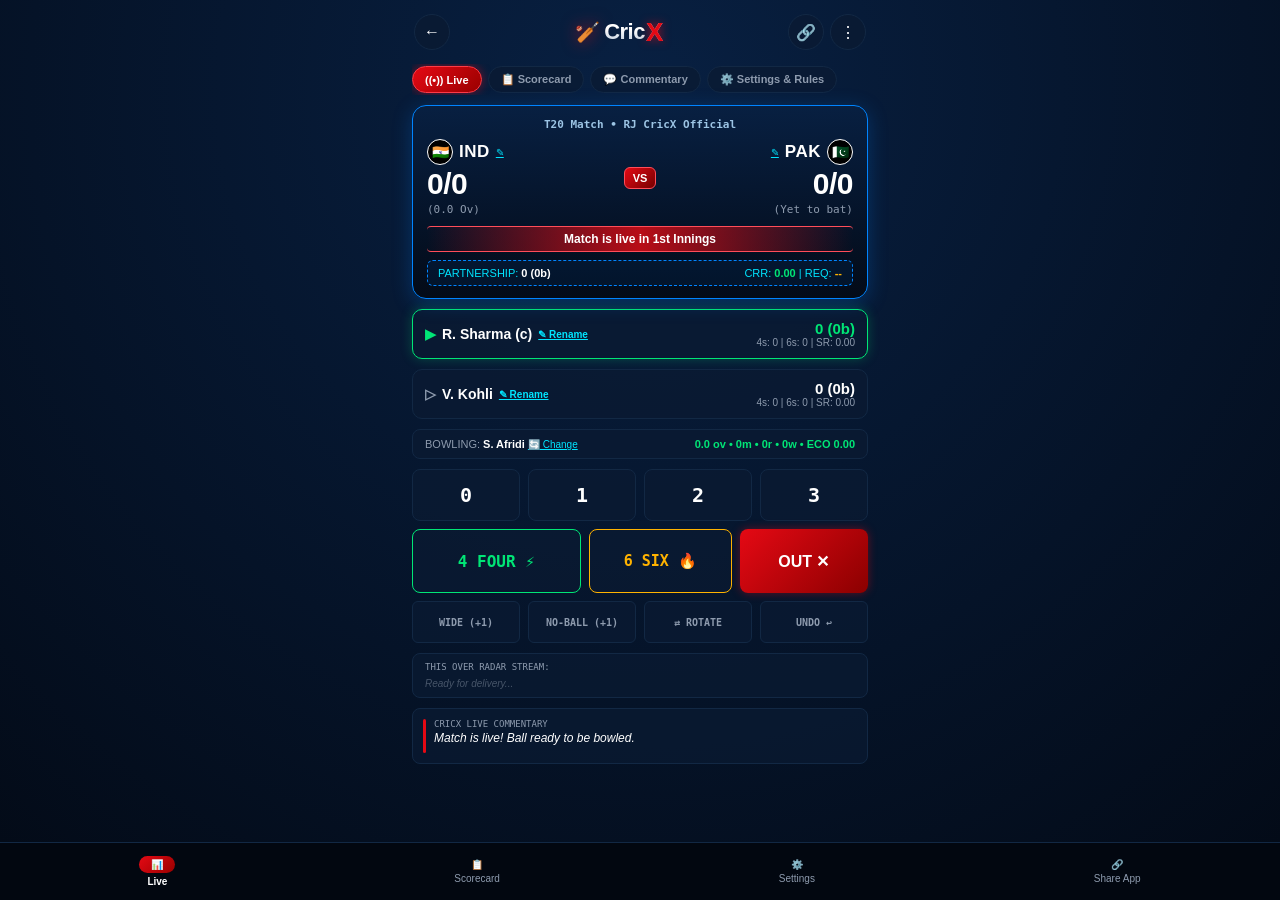
<file: index.html>
<!DOCTYPE html>
<html lang="en">
<head>
  <meta charset="UTF-8">
  <meta name="viewport" content="width=device-width, initial-scale=1.0, maximum-scale=1.0, user-scalable=no">
  <title>CricX - International Pro Scorer</title>
  
  <style>
    :root {
      --bg: #030a16;
      --card-bg: #061326;
      --card-glass: rgba(10, 26, 50, 0.75);
      --border-blue: #0084ff;
      --border-subtle: #122844;
      --neon-green: #00e676;
      --amber-fire: #ffb300;
      --out-red: #e50914;
      --cyan-radar: #00e5ff;
      --text-white: #ffffff;
      --text-muted: #8e9bae;
    }
    * {
      box-sizing: border-box;
      margin: 0;
      padding: 0;
      font-family: -apple-system, BlinkMacSystemFont, "Segoe UI", Roboto, sans-serif;
      user-select: none;
      -webkit-tap-highlight-color: transparent;
      touch-action: manipulation;
    }
    body {
      background: radial-gradient(circle at 50% 10%, #082042 0%, #030a16 100%);
      color: var(--text-white);
      display: flex;
      justify-content: center;
      min-height: 100vh;
      overflow-x: hidden;
    }
    .app-viewport {
      width: 100%;
      max-width: 480px;
      padding: 10px 12px 75px 12px;
      display: flex;
      flex-direction: column;
      gap: 10px;
      position: relative;
    }
    /* Top Bar (CricX Header) */
    .top-header {
      display: flex;
      justify-content: space-between;
      align-items: center;
      padding: 4px 2px;
    }
    .header-icon-btn {
      width: 36px;
      height: 36px;
      background: var(--card-glass);
      border: 1px solid var(--border-subtle);
      border-radius: 50%;
      display: flex;
      align-items: center;
      justify-content: center;
      font-size: 16px;
      color: #fff;
      cursor: pointer;
    }
    .cricx-logo-badge {
      display: flex;
      align-items: center;
      gap: 4px;
      cursor: pointer;
    }
    .logo-bat-ball {
      font-size: 20px;
      filter: drop-shadow(0 0 8px rgba(229, 9, 20, 0.7));
    }
    .cricx-text {
      font-size: 22px;
      font-weight: 900;
      letter-spacing: -0.5px;
      background: linear-gradient(180deg, #ffffff 40%, #a6b9d0 100%);
      -webkit-background-clip: text;
      -webkit-text-fill-color: transparent;
      display: flex;
      align-items: center;
    }
    .cricx-x {
      color: var(--out-red);
      -webkit-text-fill-color: var(--out-red);
      font-size: 26px;
      font-weight: 900;
      margin-left: 1px;
      text-shadow: 0 0 10px rgba(229, 9, 20, 0.8);
    }
    /* Nav Pill Selector (Live, Scorecard, Commentary, Stats) */
    .sub-nav-scroll {
      display: flex;
      gap: 6px;
      overflow-x: auto;
      padding: 2px 0;
    }
    .nav-pill {
      background: var(--card-glass);
      border: 1px solid var(--border-subtle);
      color: var(--text-muted);
      padding: 6px 12px;
      border-radius: 20px;
      font-size: 11px;
      font-weight: bold;
      white-space: nowrap;
      cursor: pointer;
      display: flex;
      align-items: center;
      gap: 5px;
    }
    .nav-pill.active {
      background: linear-gradient(135deg, #e50914 0%, #990000 100%);
      border-color: #ff3b47;
      color: #fff;
      box-shadow: 0 0 10px rgba(229, 9, 20, 0.5);
    }
    /* 3D Futuristic Match Banner (Exact Image 2) */
    .match-hero-card {
      background: linear-gradient(180deg, rgba(8, 32, 66, 0.9) 0%, rgba(3, 10, 22, 0.95) 100%);
      border: 1.5px solid var(--border-blue);
      border-radius: 14px;
      padding: 12px 14px;
      box-shadow: 0 4px 20px rgba(0, 132, 255, 0.25);
      position: relative;
    }
    .match-type-pill {
      text-align: center;
      font-size: 11px;
      font-weight: bold;
      color: #9cc4e4;
      font-family: monospace;
      margin-bottom: 8px;
    }
    .teams-versus-grid {
      display: grid;
      grid-template-columns: 1fr auto 1fr;
      align-items: center;
      gap: 8px;
    }
    .team-col {
      display: flex;
      flex-direction: column;
      gap: 4px;
    }
    .team-col.right {
      align-items: flex-end;
      text-align: right;
    }
    .team-flag-row {
      display: flex;
      align-items: center;
      gap: 6px;
    }
    .team-flag {
      width: 26px;
      height: 26px;
      border-radius: 50%;
      border: 1.5px solid #fff;
      display: flex;
      align-items: center;
      justify-content: center;
      font-size: 14px;
      background: #000;
    }
    .team-code {
      font-size: 17px;
      font-weight: 900;
      letter-spacing: 0.5px;
    }
    .score-box-big {
      font-size: 30px;
      font-weight: 900;
      line-height: 1;
      letter-spacing: -0.5px;
    }
    .overs-bracket {
      font-size: 11px;
      color: var(--text-muted);
      font-family: monospace;
    }
    .vs-capsule {
      background: linear-gradient(135deg, #e50914 0%, #750000 100%);
      color: #fff;
      font-weight: 900;
      font-size: 11px;
      padding: 4px 8px;
      border-radius: 6px;
      border: 1px solid #ff4d59;
    }
    .winner-banner {
      background: linear-gradient(90deg, transparent, #b80d17, transparent);
      border-top: 1px solid #ff4d59;
      border-bottom: 1px solid #ff4d59;
      text-align: center;
      padding: 5px;
      font-size: 12px;
      font-weight: bold;
      color: #fff;
      margin-top: 10px;
      border-radius: 4px;
    }
    .free-hit-pulse-banner {
      display: none;
      background: linear-gradient(90deg, #ff0055, #ff4d59);
      color: #fff;
      text-align: center;
      padding: 4px;
      font-size: 11px;
      font-weight: 900;
      border-radius: 6px;
      margin-top: 6px;
      animation: pulseFh 0.6s infinite alternate;
    }
    @keyframes pulseFh {
      from { opacity: 0.85; transform: scale(0.98); }
      to { opacity: 1; transform: scale(1.02); }
    }
    /* Dynamic Partnership & Live Telemetry */
    .partner-tele-row {
      display: flex;
      justify-content: space-between;
      background: rgba(0, 132, 255, 0.08);
      border: 1px dashed var(--border-blue);
      border-radius: 6px;
      padding: 6px 10px;
      font-size: 11px;
      font-family: monospace;
      color: var(--cyan-radar);
      margin-top: 8px;
    }
    /* Batter Live Cards */
    .live-crease-grid {
      display: flex;
      flex-direction: column;
      gap: 6px;
    }
    .batter-live-row {
      background: var(--card-glass);
      border: 1px solid var(--border-subtle);
      border-radius: 10px;
      padding: 10px 12px;
      display: flex;
      justify-content: space-between;
      align-items: center;
    }
    .batter-live-row.striker-active {
      border: 1.5px solid var(--neon-green);
      box-shadow: 0 0 12px rgba(0, 230, 118, 0.25);
    }
    .batter-name-group {
      display: flex;
      align-items: center;
      gap: 6px;
      font-size: 14px;
      font-weight: bold;
    }
    .rename-badge {
      color: var(--cyan-radar);
      font-size: 10px;
      cursor: pointer;
      text-decoration: underline;
    }
    .stats-group-right {
      text-align: right;
      font-family: monospace;
    }
    .bat-runs-display {
      font-size: 15px;
      font-weight: bold;
      color: var(--neon-green);
    }
    /* Bowler Bar */
    .bowler-live-strip {
      background: var(--card-glass);
      border: 1px solid var(--border-subtle);
      border-radius: 8px;
      padding: 8px 12px;
      display: flex;
      justify-content: space-between;
      align-items: center;
      font-size: 11px;
      font-family: monospace;
    }
    /* One-Thumb Responsive Keypad */
    .keypad-wrapper {
      display: flex;
      flex-direction: column;
      gap: 8px;
    }
    .key-row {
      display: flex;
      gap: 8px;
    }
    .score-btn {
      flex: 1;
      height: 52px;
      background: var(--card-glass);
      border: 1px solid var(--border-subtle);
      border-radius: 8px;
      color: #fff;
      font-size: 20px;
      font-weight: bold;
      font-family: monospace;
      cursor: pointer;
    }
    .score-btn:active, .btn-four:active, .btn-six:active, .btn-out:active {
      transform: scale(0.96);
      opacity: 0.85;
    }
    .btn-four {
      flex: 1.3;
      height: 64px;
      background: var(--card-glass);
      border: 1.5px solid var(--neon-green);
      border-radius: 8px;
      color: var(--neon-green);
      font-size: 16px;
      font-weight: 900;
      font-family: monospace;
      cursor: pointer;
    }
    .btn-six {
      flex: 1.1;
      height: 64px;
      background: var(--card-glass);
      border: 1.5px solid var(--amber-fire);
      border-radius: 8px;
      color: var(--amber-fire);
      font-size: 15px;
      font-weight: 900;
      font-family: monospace;
      cursor: pointer;
    }
    .btn-out {
      flex: 1;
      height: 64px;
      background: linear-gradient(135deg, #e50914 0%, #8b0000 100%);
      border: none;
      border-radius: 8px;
      color: #fff;
      font-size: 16px;
      font-weight: 900;
      cursor: pointer;
      box-shadow: 0 0 10px rgba(229, 9, 20, 0.4);
    }
    .ctrl-row button {
      flex: 1;
      height: 42px;
      background: var(--card-glass);
      border: 1px solid var(--border-subtle);
      border-radius: 6px;
      color: var(--text-muted);
      font-size: 10px;
      font-weight: bold;
      font-family: monospace;
      cursor: pointer;
    }
    /* Radar Stream */
    .radar-card {
      background: var(--card-glass);
      border: 1px solid var(--border-subtle);
      border-radius: 8px;
      padding: 8px 12px;
      display: flex;
      flex-direction: column;
      gap: 6px;
    }
    .radar-stream {
      display: flex;
      gap: 6px;
      overflow-x: auto;
      align-items: center;
    }
    .ball-dot-badge {
      width: 26px;
      height: 26px;
      border-radius: 50%;
      display: flex;
      align-items: center;
      justify-content: center;
      font-size: 11px;
      font-weight: bold;
      font-family: monospace;
      background: #111d2e;
      color: #fff;
      flex-shrink: 0;
    }
    .ball-dot-badge.four { background: var(--neon-green); color: #000; }
    .ball-dot-badge.six { background: var(--amber-fire); color: #000; }
    .ball-dot-badge.w { background: var(--out-red); color: #fff; }
    .ball-dot-badge.ex { border: 1px solid var(--cyan-radar); color: var(--cyan-radar); }
    /* Commentary Card */
    .comm-card {
      background: var(--card-glass);
      border: 1px solid var(--border-subtle);
      border-radius: 8px;
      display: flex;
      gap: 8px;
      align-items: flex-start;
      padding: 10px;
    }
    .comm-red-accent {
      width: 3px;
      height: 34px;
      background: var(--out-red);
      border-radius: 2px;
      flex-shrink: 0;
    }
    /* Bottom Navigation Tabs */
    .bottom-nav {
      position: fixed;
      bottom: 0;
      left: 0;
      right: 0;
      height: 58px;
      background: #020710;
      border-top: 1px solid var(--border-subtle);
      display: flex;
      justify-content: space-around;
      align-items: center;
      z-index: 100;
    }
    .nav-btn {
      background: none;
      border: none;
      color: var(--text-muted);
      display: flex;
      flex-direction: column;
      align-items: center;
      gap: 3px;
      font-size: 10px;
      cursor: pointer;
    }
    .nav-btn.active {
      color: #fff;
      font-weight: bold;
    }
    .nav-btn.active .pill-icon-wrap {
      background: linear-gradient(135deg, #e50914 0%, #990000 100%);
      padding: 3px 12px;
      border-radius: 12px;
    }
    /* Fullscreen Celebrations & Jahaz Animation Overlay */
    .jet-tracer-overlay {
      display: none;
      position: fixed;
      top: 0; left: 0; right: 0; bottom: 0;
      background: rgba(0, 0, 0, 0.9);
      z-index: 99999;
      flex-direction: column;
      align-items: center;
      justify-content: center;
      overflow: hidden;
      text-align: center;
    }
    .tracer-ball-flight {
      font-size: 44px;
      position: absolute;
      animation: rocketFlight 1.2s cubic-bezier(0.25, 1, 0.5, 1) forwards;
    }
    @keyframes rocketFlight {
      0% { transform: translate(-140px, 140px) scale(0.6); opacity: 0; }
      40% { opacity: 1; }
      100% { transform: translate(140px, -140px) scale(1.6); opacity: 0.95; }
    }
    .celeb-headline {
      font-size: 50px;
      font-weight: 900;
      letter-spacing: 2px;
      text-shadow: 0 0 20px rgba(255, 255, 255, 0.7);
      margin-top: 30px;
    }
    /* Modals & Dialogs */
    .modal-wrap {
      display: none;
      position: fixed;
      top: 0; left: 0; right: 0; bottom: 0;
      background: rgba(0, 0, 0, 0.85);
      align-items: center;
      justify-content: center;
      z-index: 9999;
    }
    .modal-box {
      background: #061326;
      border: 1.5px solid var(--border-blue);
      width: 90%;
      max-width: 360px;
      border-radius: 12px;
      padding: 16px;
      display: flex;
      flex-direction: column;
      gap: 12px;
    }
    .wide-box { max-width: 440px; max-height: 85vh; overflow-y: auto; }
    .form-grp { display: flex; flex-direction: column; gap: 4px; }
    .form-grp label { font-size: 11px; color: var(--text-muted); }
    .form-grp input, .form-grp select {
      background: #030a16;
      border: 1px solid var(--border-subtle);
      color: #fff;
      padding: 10px;
      border-radius: 6px;
      font-size: 14px;
      outline: none;
    }
    .form-grp input:focus { border-color: var(--border-blue); }
    .modal-act { display: flex; justify-content: flex-end; gap: 8px; margin-top: 6px; }
    .btn-c { background: transparent; border: none; color: var(--text-muted); padding: 8px 12px; cursor: pointer; }
    .btn-red-action {
      background: linear-gradient(135deg, #e50914 0%, #8b0000 100%);
      border: none;
      color: #fff;
      padding: 9px 15px;
      border-radius: 6px;
      font-weight: bold;
      cursor: pointer;
    }
    /* Broadcast Scorecard Tables (Image 2 Match) */
    .scorecard-view-section {
      display: none;
      flex-direction: column;
      gap: 10px;
    }
    .sc-inn-toggle {
      display: flex;
      gap: 6px;
      background: #030a16;
      padding: 4px;
      border-radius: 8px;
    }
    .sc-inn-btn {
      flex: 1;
      padding: 8px;
      background: transparent;
      border: none;
      color: var(--text-muted);
      border-radius: 6px;
      font-weight: bold;
      font-size: 12px;
      cursor: pointer;
    }
    .sc-inn-btn.active {
      background: linear-gradient(135deg, #e50914 0%, #8b0000 100%);
      color: #fff;
    }
    .sc-broadcast-table {
      width: 100%;
      border-collapse: collapse;
      font-size: 11px;
    }
    .sc-broadcast-table th, .sc-broadcast-table td {
      padding: 7px 4px;
      text-align: right;
      border-bottom: 1px solid var(--border-subtle);
    }
    .sc-broadcast-table th:first-child, .sc-broadcast-table td:first-child {
      text-align: left;
    }
    .sc-broadcast-table th {
      color: #728ea9;
      font-family: monospace;
    }
    .not-out-tag {
      color: var(--neon-green);
      font-weight: bold;
    }
    .bowler-pick-btn {
      background: #0d1e38;
      border: 1px solid var(--border-subtle);
      color: #fff;
      padding: 8px 10px;
      border-radius: 6px;
      text-align: left;
      font-size: 13px;
      display: flex;
      justify-content: space-between;
      cursor: pointer;
    }
    .bowler-pick-btn.dis { opacity: 0.4; cursor: not-allowed; }
  </style>
</head>
<body>

  <!-- Fullscreen Jet/Rocket Ball Flight Celebration Overlay -->
  <div class="jet-tracer-overlay" id="jetOverlay" onclick="dismissTracer()">
    <div class="tracer-ball-flight" id="tracerVisual">🚀 🏏 💨</div>
    <div class="celeb-headline" id="tracerHeadline">MAXIMUM!</div>
    <div style="font-size: 16px; color: #fff; margin-top: 8px; font-family: monospace;" id="tracerSub">Ball leaves the stadium!</div>
  </div>

  <div class="app-viewport">
    
    <!-- Top Header Bar (Image 2 Match) -->
    <header class="top-header">
      <button class="header-icon-btn" onclick="openNewMatchModal()">←</button>
      <div class="cricx-logo-badge" onclick="alert('RJ CricX Live Pro v10.0')">
        <span class="logo-bat-ball">🏏</span>
        <span class="cricx-text">Cric<span class="cricx-x">X</span></span>
      </div>
      <div style="display: flex; gap: 6px;">
        <button class="header-icon-btn" onclick="shareWhatsApp()">🔗</button>
        <button class="header-icon-btn" onclick="openSettingsModal()">⋮</button>
      </div>
    </header>

    <!-- Sub Navigation Pills (Live, Scorecard, Commentary, Stats) -->
    <div class="sub-nav-scroll">
      <button class="nav-pill active" id="tabLiveBtn" onclick="switchView('live')">((•)) Live</button>
      <button class="nav-pill" id="tabCardBtn" onclick="switchView('card')">📋 Scorecard</button>
      <button class="nav-pill" onclick="alert('Commentary stream live below.')">💬 Commentary</button>
      <button class="nav-pill" onclick="openSettingsModal()">⚙️ Settings & Rules</button>
    </div>

    <!-- 3D Futuristic Match Banner (Exact Image 2 Match) -->
    <section class="match-hero-card">
      <div class="match-type-pill" id="matchFormatText">T20 Match • RJ CricX Official</div>
      
      <div class="teams-versus-grid">
        <!-- Team 1 -->
        <div class="team-col">
          <div class="team-flag-row">
            <div class="team-flag">🇮🇳</div>
            <span class="team-code" id="teamACode">IND</span>
            <span class="rename-badge" onclick="openRenameModal('teamA')">✎</span>
          </div>
          <div class="score-box-big" id="teamAScore">0/0</div>
          <div class="overs-bracket" id="teamAOvers">(0.0 Ov)</div>
        </div>

        <!-- Center VS Badge -->
        <div class="vs-capsule">VS</div>

        <!-- Team 2 -->
        <div class="team-col right">
          <div class="team-flag-row">
            <span class="rename-badge" onclick="openRenameModal('teamB')">✎</span>
            <span class="team-code" id="teamBCode">PAK</span>
            <div class="team-flag">🇵🇰</div>
          </div>
          <div class="score-box-big" id="teamBScore">0/0</div>
          <div class="overs-bracket" id="teamBOvers">(0.0 Ov)</div>
        </div>
      </div>

      <!-- Result Banner -->
      <div class="winner-banner" id="matchResultBanner">Match is live in 1st Innings</div>
      <div class="free-hit-pulse-banner" id="freeHitBanner">⚠️ FREE HIT ACTIVATED! ONLY RUN-OUT ALLOWED!</div>

      <!-- Live Partnership & Extras Strip -->
      <div class="partner-tele-row">
        <span>PARTNERSHIP: <b id="partnerStat" style="color: #fff">0 (0b)</b></span>
        <span>CRR: <b id="crrStat" style="color: var(--neon-green)">0.00</b> | REQ: <b id="reqStat" style="color: var(--amber-fire)">--</b></span>
      </div>
    </section>

    <!-- ==================== VIEW 1: LIVE SCORER VIEW ==================== -->
    <div id="liveScorerSection" style="display: flex; flex-direction: column; gap: 10px;">
      
      <!-- Striker Batter Card -->
      <div class="batter-live-row striker-active">
        <div class="batter-name-group">
          <span style="color: var(--neon-green);">▶</span>
          <span id="strikerName">R. Sharma (c)</span>
          <span class="rename-badge" onclick="openRenameModal('striker')">✎ Rename</span>
        </div>
        <div class="stats-group-right">
          <div class="bat-runs-display"><span id="sRuns">0</span> (<span id="sBalls">0</span>b)</div>
          <div style="font-size: 10px; color: var(--text-muted);">4s: <span id="s4s">0</span> | 6s: <span id="s6s">0</span> | SR: <span id="sSR">0.00</span></div>
        </div>
      </div>

      <!-- Non-Striker Batter Card -->
      <div class="batter-live-row">
        <div class="batter-name-group">
          <span style="color: var(--text-muted);">▷</span>
          <span id="nonStrikerName">V. Kohli</span>
          <span class="rename-badge" onclick="openRenameModal('nonStriker')">✎ Rename</span>
        </div>
        <div class="stats-group-right">
          <div class="bat-runs-display" style="color: #fff;"><span id="nsRuns">0</span> (<span id="nsBalls">0</span>b)</div>
          <div style="font-size: 10px; color: var(--text-muted);">4s: <span id="ns4s">0</span> | 6s: <span id="ns6s">0</span> | SR: <span id="nsSR">0.00</span></div>
        </div>
      </div>

      <!-- Bowler Bar -->
      <div class="bowler-live-strip">
        <div>
          <span style="color: var(--text-muted)">BOWLING: </span>
          <span id="bowlerName" style="font-weight: bold; color: #fff;">S. Afridi</span>
          <span class="rename-badge" onclick="openBowlerSelectModal()">🔄 Change</span>
        </div>
        <div style="color: var(--neon-green); font-weight: bold;" id="bowlerStats">0.0 ov • 0m • 0r • 0w • ECO 0.00</div>
      </div>

      <!-- Keypad: Runs Row 1 -->
      <div class="keypad-wrapper">
        <div class="key-row">
          <button class="score-btn" onclick="addDelivery(0)">0</button>
          <button class="score-btn" onclick="addDelivery(1)">1</button>
          <button class="score-btn" onclick="addDelivery(2)">2</button>
          <button class="score-btn" onclick="addDelivery(3)">3</button>
        </div>

        <!-- Keypad: Boundaries Row 2 -->
        <div class="key-row" style="height: 64px;">
          <button class="btn-four" onclick="addDelivery(4, false, false, true, false)">4 FOUR ⚡</button>
          <button class="btn-six" onclick="addDelivery(6, false, false, false, true)">6 SIX 🔥</button>
          <button class="btn-out" onclick="openWicketModal()">OUT ✕</button>
        </div>

        <!-- Keypad: Extras Row 3 -->
        <div class="key-row ctrl-row">
          <button onclick="addDelivery(0, true, false)">WIDE (+1)</button>
          <button onclick="addDelivery(0, false, true)">NO-BALL (+1)</button>
          <button onclick="swapStrikeManual()">⇄ ROTATE</button>
          <button onclick="undoLastBall()">UNDO ↩</button>
        </div>
      </div>

      <!-- Radar Stream -->
      <div class="radar-card">
        <div style="font-size: 9px; color: var(--text-muted); font-family: monospace;">THIS OVER RADAR STREAM:</div>
        <div class="radar-stream" id="radarBalls">
          <span class="empty-radar">Ready for delivery...</span>
        </div>
      </div>

      <!-- Commentary Card -->
      <div class="comm-card">
        <div class="comm-red-accent"></div>
        <div>
          <div style="font-size: 9px; color: var(--text-muted); font-family: monospace;">CRICX LIVE COMMENTARY</div>
          <p style="font-size: 12px; font-style: italic; margin-top: 2px;" id="commText">Match is live! Ball ready to be bowled.</p>
        </div>
      </div>
    </div>

    <!-- ==================== VIEW 2: BROADCAST SCORECARD (Image 2) ==================== -->
    <div id="scorecardSection" class="scorecard-view-section">
      
      <!-- Innings Tabs (IND Innings vs PAK Innings) -->
      <div class="sc-inn-toggle">
        <button class="sc-inn-btn active" id="scInn1Btn" onclick="switchScorecardInn(1)">IND Innings</button>
        <button class="sc-inn-btn" id="scInn2Btn" onclick="switchScorecardInn(2)">PAK Innings</button>
      </div>

      <!-- Batting Table Card -->
      <div class="match-hero-card" style="padding: 10px;">
        <div style="display: flex; justify-content: space-between; align-items: center; margin-bottom: 8px;">
          <div style="display: flex; align-items: center; gap: 6px; font-weight: bold; font-size: 13px;">
            <span id="scInnFlag">🇮🇳</span>
            <span id="scInnTitle">India Innings</span>
          </div>
          <span style="font-size: 16px; font-weight: 900; color: #fff;" id="scInnTotalScore">0/0</span>
        </div>

        <table class="sc-broadcast-table">
          <thead>
            <tr>
              <th>Batter</th><th>R</th><th>B</th><th>4s</th><th>6s</th><th>SR</th>
            </tr>
          </thead>
          <tbody id="scBattersTableBody"></tbody>
        </table>
      </div>

      <!-- Bowling Table Card -->
      <div class="match-hero-card" style="padding: 10px;">
        <div style="display: flex; align-items: center; gap: 6px; font-weight: bold; font-size: 13px; margin-bottom: 8px; color: var(--neon-green);">
          <span>🏏</span>
          <span id="scBowlingTitle">Bowling Figures</span>
        </div>

        <table class="sc-broadcast-table">
          <thead>
            <tr>
              <th>Bowler</th><th>O</th><th>M</th><th>R</th><th>W</th><th>ECO</th>
            </tr>
          </thead>
          <tbody id="scBowlersTableBody"></tbody>
        </table>
      </div>

      <!-- Direct PNG Image Download Button -->
      <button class="btn-red-action" style="padding: 12px; font-size: 13px; display: flex; align-items: center; justify-content: center; gap: 8px;" onclick="downloadScorecardPng()">
        📸 DOWNLOAD SCORECARD IMAGE (PNG)
      </button>
    </div>

    <!-- Hidden Canvas to generate PNG Image -->
    <canvas id="scorecardCanvas" width="800" height="960" style="display: none;"></canvas>

    <!-- Bottom Navigation Bar (Exact Image 2) -->
    <nav class="bottom-nav">
      <button class="nav-btn active" id="botNavLive" onclick="switchView('live')">
        <span class="pill-icon-wrap">📊</span>
        <span>Live</span>
      </button>
      <button class="nav-btn" id="botNavCard" onclick="switchView('card')">
        <span class="pill-icon-wrap">📋</span>
        <span>Scorecard</span>
      </button>
      <button class="nav-btn" onclick="openSettingsModal()">
        <span class="pill-icon-wrap">⚙️</span>
        <span>Settings</span>
      </button>
      <button class="nav-btn" onclick="shareAppDirect()">
        <span class="pill-icon-wrap">🔗</span>
        <span>Share App</span>
      </button>
    </nav>

  </div>

  <!-- ==================== MODALS & POPUPS ==================== -->
  
  <!-- Rename Modal -->
  <div class="modal-wrap" id="renameModal">
    <div class="modal-box">
      <h3 style="color: var(--border-blue); font-size: 15px;" id="renameTitle">Rename</h3>
      <div class="form-grp">
        <label>Enter New Name:</label>
        <input type="text" id="renameInput">
      </div>
      <div class="modal-act">
        <button class="btn-c" onclick="closeModal('renameModal')">CANCEL</button>
        <button class="btn-red-action" onclick="saveRename()">SAVE</button>
      </div>
    </div>
  </div>

  <!-- Fall of Wicket Modal -->
  <div class="modal-wrap" id="wicketModal">
    <div class="modal-box">
      <h3 style="color: var(--out-red); font-size: 15px;">FALL OF WICKET</h3>
      <div class="form-grp">
        <label>Who is Dismissed?</label>
        <select id="whoOutSelect">
          <option value="striker">Striker (Facing delivery)</option>
          <option value="nonStriker">Non-Striker (Runner)</option>
        </select>
      </div>
      <div class="form-grp">
        <label>Dismissal Type:</label>
        <select id="dismissSelect">
          <option value="Caught">Caught</option>
          <option value="Bowled">Bowled</option>
          <option value="LBW">LBW</option>
          <option value="Run Out">Run Out</option>
          <option value="Stumped">Stumped</option>
          <option value="Hit Wicket">Hit Wicket</option>
        </select>
      </div>
      <div class="form-grp">
        <label>Next Incoming Batter:</label>
        <input type="text" id="nextBatterInput" placeholder="Enter next batter name...">
      </div>
      <div class="modal-act">
        <button class="btn-c" onclick="closeModal('wicketModal')">CANCEL</button>
        <button class="btn-red-action" onclick="confirmWicket()">CONFIRM OUT</button>
      </div>
    </div>
  </div>

  <!-- Innings Break Modal (2nd Innings Transition) -->
  <div class="modal-wrap" id="innBreakModal">
    <div class="modal-box">
      <h3 style="color: var(--neon-green); font-size: 15px;">1ST INNINGS COMPLETED!</h3>
      <p style="font-size: 13px;" id="ibSummary">Team: 0/0 in 0.0 ov</p>
      <div style="background: #030a16; padding: 10px; border-radius: 6px; border: 1px solid var(--border-blue);">
        <p style="font-size: 14px; font-weight: bold; color: var(--cyan-radar);" id="ibTarget">Target: 0 runs</p>
        <p style="font-size: 11px; color: var(--text-muted);" id="ibReqRR">Req RR: 0.00</p>
      </div>
      <div class="form-grp"><label>Chasing Opener 1 (Striker):</label><input type="text" id="chaseOpener1" value="Batter 1"></div>
      <div class="form-grp"><label>Chasing Opener 2 (Non-Striker):</label><input type="text" id="chaseOpener2" value="Batter 2"></div>
      <div class="form-grp"><label>Defending Opening Bowler:</label><input type="text" id="defBowler" value="Bowler 1"></div>
      <div class="modal-act">
        <button class="btn-red-action" onclick="startSecondInnings()">START 2ND INNINGS CHASE</button>
      </div>
    </div>
  </div>

  <!-- Bowler Select Modal -->
  <div class="modal-wrap" id="bowlerModal">
    <div class="modal-box">
      <h3 style="color: var(--border-blue); font-size: 15px;" id="bowlerModalTitle">SELECT BOWLER</h3>
      <div class="form-grp">
        <label>Existing Bowlers (Tap to pick):</label>
        <div style="display: flex; flex-direction: column; gap: 6px; max-height: 160px; overflow-y: auto" id="bowlerList"></div>
      </div>
      <div class="form-grp">
        <label>Or Introduce New Bowler:</label>
        <div style="display: flex; gap: 6px;">
          <input type="text" id="newBowlerInp" placeholder="Bowler Name" style="flex: 1;">
          <button class="btn-red-action" onclick="addNewBowlerFromModal()">+ USE</button>
        </div>
      </div>
      <div class="modal-act">
        <button class="btn-c" onclick="closeModal('bowlerModal')">CLOSE</button>
      </div>
    </div>
  </div>

  <!-- Settings Hub & Rules -->
  <div class="modal-wrap" id="settingsModal">
    <div class="modal-box wide-box">
      <div style="display: flex; justify-content: space-between; align-items: center;">
        <h3 style="color: var(--border-blue); font-size: 15px;">⚙️ SETTINGS & APP SHARE</h3>
        <button onclick="closeModal('settingsModal')" style="background: none; border: none; color: #fff; font-size: 18px;">✕</button>
      </div>

      <div style="display: flex; flex-direction: column; gap: 8px; margin-top: 6px;">
        <!-- Share App Button -->
        <button class="btn-red-action" style="padding: 10px; font-size: 12px; display: flex; align-items: center; justify-content: center; gap: 6px;" onclick="shareAppDirect()">
          📲 SHARE CRICX APP ON WHATSAPP
        </button>

        <button class="btn-c" style="border: 1px solid var(--border-subtle); padding: 8px; font-size: 11px;" onclick="exportJsonBackup()">
          💾 Download JSON Data Backup
        </button>
      </div>

      <div style="margin-top: 10px; background: #030a16; padding: 10px; border-radius: 8px; border: 1px solid var(--border-subtle); font-size: 11px; color: var(--text-muted); line-height: 1.6;">
        <b style="color: var(--cyan-radar)">📖 CricX Official Rules:</b><br>
        • <b>Free Hit:</b> No-ball awards Free Hit next delivery. Batter only out via Run-Out.<br>
        • <b>Strike Rotation:</b> 1, 3 runs swap strike. 4, 6 boundaries stay at striker end.<br>
        • <b>Bowler Spells:</b> A bowler cannot bowl consecutive overs.<br>
        • <b>Target Chase:</b> Target = 1st Innings Runs + 1.
      </div>
      <div class="modal-act" style="margin-top: 8px;">
        <button class="btn-red-action" onclick="closeModal('settingsModal')">CLOSE</button>
      </div>
    </div>
  </div>

  <!-- New Match Wizard Modal -->
  <div class="modal-wrap" id="newMatchModal">
    <div class="modal-box">
      <h3 style="color: var(--border-blue); font-size: 15px;">CREATE NEW FIXTURE</h3>
      <div class="form-grp"><label>Match Format:</label><input type="text" id="nmFormat" value="T20 International"></div>
      <div class="form-grp"><label>Team 1 (Batting First):</label><input type="text" id="nmTeamA" value="IND"></div>
      <div class="form-grp"><label>Team 2 (Bowling First):</label><input type="text" id="nmTeamB" value="PAK"></div>
      <div class="form-grp"><label>Team 1 Opener 1 (Striker):</label><input type="text" id="nmOp1" value="R. Sharma (c)"></div>
      <div class="form-grp"><label>Team 1 Opener 2 (Non-Striker):</label><input type="text" id="nmOp2" value="V. Kohli"></div>
      <div class="form-grp"><label>Team 2 Opening Bowler:</label><input type="text" id="nmBowl" value="S. Afridi"></div>
      <div class="form-grp"><label>Overs per Innings:</label><input type="number" id="nmOvers" value="20" min="1" max="50"></div>
      <div class="modal-act">
        <button class="btn-c" onclick="closeModal('newMatchModal')">CANCEL</button>
        <button class="btn-red-action" onclick="confirmNewMatch()">START MATCH</button>
      </div>
    </div>
  </div>

  <!-- ==================== BUTTERY SMOOTH CRICX JAVASCRIPT ENGINE ==================== -->
  <script>
    function closeModal(id) { document.getElementById(id).style.display = "none"; }

    // Visual Airplane / Rocket Tracer Celebration
    let tracerTimer = null;
    function triggerJetTracer(type = "six", batterName = "") {
      const overlay = document.getElementById("jetOverlay");
      const visual = document.getElementById("tracerVisual");
      const title = document.getElementById("tracerHeadline");
      const sub = document.getElementById("tracerSub");

      if (type === "six") {
        visual.innerHTML = "🚀 🏏 🔥";
        title.innerHTML = "MAXIMUM SIX!";
        title.style.color = "var(--amber-fire)";
        sub.innerHTML = `${batterName} launches it into the orbit!`;
      } else if (type === "four") {
        visual.innerHTML = "✈️ 💨 ⚡";
        title.innerHTML = "CRACKING FOUR!";
        title.style.color = "var(--neon-green)";
        sub.innerHTML = `${batterName} pierces the infield boundary!`;
      } else if (type === "win") {
        visual.innerHTML = "🏆 🎆 🎉";
        title.innerHTML = "CHAMPIONS!";
        title.style.color = "var(--gold-accent)";
        sub.innerHTML = `${batterName} win the match!`;
      }

      overlay.style.display = "flex";
      clearTimeout(tracerTimer);
      tracerTimer = setTimeout(() => { overlay.style.display = "none"; }, 1300);
    }
    function dismissTracer() { document.getElementById("jetOverlay").style.display = "none"; }

    // Tab View Switcher (Live vs Scorecard)
    function switchView(view) {
      const liveSec = document.getElementById("liveScorerSection");
      const cardSec = document.getElementById("scorecardSection");
      const tabLive = document.getElementById("tabLiveBtn");
      const tabCard = document.getElementById("tabCardBtn");
      const botLive = document.getElementById("botNavLive");
      const botCard = document.getElementById("botNavCard");

      if (view === "live") {
        liveSec.style.display = "flex";
        cardSec.style.display = "none";
        tabLive.classList.add("active");
        tabCard.classList.remove("active");
        botLive.classList.add("active");
        botCard.classList.remove("active");
      } else {
        liveSec.style.display = "none";
        cardSec.style.display = "flex";
        tabCard.classList.add("active");
        tabLive.classList.remove("active");
        botCard.classList.add("active");
        botLive.classList.remove("active");
        renderBroadcastScorecard();
      }
    }

    // Memory-Safe History Stack (Zero Freeze / Lag)
    let historyStack = [];

    const DB_KEY = "CRICX_BROADCAST_STORAGE_V10";
    const INIT_STATE = {
      format: "T20 Match",
      teamA: "IND", teamB: "PAK",
      battingTeam: "IND", bowlingTeam: "PAK",
      maxOvers: 20, currentInnings: 1, target: 0,
      isMatchOver: false, isFreeHit: false,
      resultText: "Match is live in 1st Innings",
      totalRuns: 0, totalWickets: 0, legalBalls: 0,
      wides: 0, noBalls: 0, runsInOver: 0,
      partnerRuns: 0, partnerBalls: 0,
      striker: { name: "R. Sharma (c)", runs: 0, balls: 0, fours: 0, sixes: 0, dismissal: "not out" },
      nonStriker: { name: "V. Kohli", runs: 0, balls: 0, fours: 0, sixes: 0, dismissal: "not out" },
      bowler: { name: "S. Afridi", legalBalls: 0, runsConceded: 0, wickets: 0, maidens: 0 },
      lastBowler: "",
      innings1Data: null,
      inn1Batters: [], inn1Bowlers: [],
      inn2Batters: [], inn2Bowlers: [],
      radarBalls: []
    };

    let state = null;
    try {
      const saved = localStorage.getItem(DB_KEY);
      if (saved) state = JSON.parse(saved);
    } catch(e) {}
    if (!state) resetState();

    function resetState() {
      state = JSON.parse(JSON.stringify(INIT_STATE));
      state.inn1Batters = [state.striker, state.nonStriker];
      state.inn1Bowlers = [state.bowler];
      historyStack = [];
    }

    function saveState() {
      try { localStorage.setItem(DB_KEY, JSON.stringify(state)); } catch(e) {}
      renderUI();
    }

    // High Speed Scoring Engine (0 Millisecond Touch Response)
    function addDelivery(runsBat, isWide = false, isNoBall = false, isFour = false, isSix = false) {
      if (state.isMatchOver) {
        alert("Match completed! Tap '+' to start another.");
        return;
      }

      // Safe Snapshot
      historyStack.push(JSON.stringify(state));
      if (historyStack.length > 30) historyStack.shift();

      let extra = 0;
      const isLegal = !isWide && !isNoBall;

      if (isWide) {
        extra = 1; state.wides++; state.bowler.runsConceded++; state.runsInOver++;
      } else if (isNoBall) {
        extra = 1; state.noBalls++; state.bowler.runsConceded += (runsBat + 1);
        state.striker.runs += runsBat; state.striker.balls++; state.runsInOver += (runsBat + 1);
        state.isFreeHit = true;
      } else {
        state.bowler.runsConceded += runsBat;
        state.striker.runs += runsBat;
        state.striker.balls++;
        state.runsInOver += runsBat;
        if (state.isFreeHit) state.isFreeHit = false;
      }

      if (isFour) {
        state.striker.fours++;
        triggerJetTracer("four", state.striker.name);
      }
      if (isSix) {
        state.striker.sixes++;
        triggerJetTracer("six", state.striker.name);
      }

      const bTot = runsBat + extra;
      state.totalRuns += bTot;
      state.partnerRuns += bTot;
      if (isLegal) state.partnerBalls++;

      // Radar Ball Dot
      let bCls = "", bTxt = `${bTot}`;
      if (isFour) { bCls = "four"; bTxt = "4"; }
      else if (isSix) { bCls = "six"; bTxt = "6"; }
      else if (isWide) { bCls = "ex"; bTxt = "Wd"; }
      else if (isNoBall) { bCls = "ex"; bTxt = "Nb"; }
      state.radarBalls.push({ text: bTxt, cls: bCls });

      let overDone = false;
      if (isLegal) {
        state.legalBalls++;
        state.bowler.legalBalls++;
        if (state.legalBalls % 6 === 0) overDone = true;
      }

      // Strike Rotation
      if (!isFour && !isSix && (runsBat % 2 !== 0)) swapCrease();

      // Commentary
      if (isSix) setComm(`SIX! What a monster hit! ${state.striker.name} deposits it into the crowd!`);
      else if (isFour) setComm(`FOUR! Pierces the infield, boundary for ${state.striker.name}!`);
      else if (isWide) setComm(`Wide ball conceded by ${state.bowler.name}.`);
      else if (isNoBall) setComm(`No-Ball! FREE HIT signaled!`);
      else if (runsBat === 0) setComm(`Dot ball, solid defense.`);
      else setComm(`${runsBat} run(s) taken cleanly.`);

      // Chase Win Check (2nd Innings)
      if (state.currentInnings === 2 && state.totalRuns >= state.target) {
        state.isMatchOver = true;
        const wLeft = 10 - state.totalWickets;
        state.resultText = `🏆 ${state.battingTeam} won by ${wLeft} wickets`;
        setComm(`MATCH FINISHED! ${state.resultText}!`);
        triggerJetTracer("win", state.battingTeam);
        saveState();
        return;
      }

      // Overs Limit Check
      if (state.legalBalls >= (state.maxOvers * 6)) {
        handleInningsEnd();
        return;
      }

      // Over Complete Handler
      if (overDone) {
        if (state.runsInOver === 0) state.bowler.maidens++;
        state.runsInOver = 0;
        state.lastBowler = state.bowler.name;
        swapCrease();
        state.radarBalls = [];
        openBowlerSelectModal(true);
      }

      saveState();
    }

    function handleInningsEnd() {
      if (state.currentInnings === 1) {
        state.target = state.totalRuns + 1;
        const ov = `${Math.floor(state.legalBalls/6)}.${state.legalBalls%6}`;
        const reqRR = (state.target / state.maxOvers).toFixed(2);

        state.innings1Data = {
          team: state.battingTeam,
          runs: state.totalRuns,
          wickets: state.totalWickets,
          overs: ov
        };

        document.getElementById("ibSummary").innerText = `${state.battingTeam}: ${state.totalRuns}/${state.totalWickets} in ${ov} ov`;
        document.getElementById("ibTarget").innerText = `Target: ${state.target} runs in ${state.maxOvers} ov`;
        document.getElementById("ibReqRR").innerText = `Required Run Rate: ${reqRR}`;
        document.getElementById("innBreakModal").style.display = "flex";
      } else {
        state.isMatchOver = true;
        if (state.totalRuns === (state.target - 1)) {
          state.resultText = "🤝 Match Tied";
          alert("MATCH TIED!");
        } else {
          const margin = (state.target - 1) - state.totalRuns;
          state.resultText = `🏆 ${state.bowlingTeam} won by ${margin} runs`;
          alert(state.resultText);
          triggerJetTracer("win", state.bowlingTeam);
        }
        saveState();
      }
    }

    function startSecondInnings() {
      const op1 = document.getElementById("chaseOpener1").value.trim() || `${state.bowlingTeam} Opener 1`;
      const op2 = document.getElementById("chaseOpener2").value.trim() || `${state.bowlingTeam} Opener 2`;
      const bowl = document.getElementById("defBowler").value.trim() || `${state.battingTeam} Bowler 1`;

      state.currentInnings = 2;
      const prevBat = state.battingTeam;
      state.battingTeam = state.bowlingTeam;
      state.bowlingTeam = prevBat;

      state.totalRuns = 0; state.totalWickets = 0; state.legalBalls = 0;
      state.wides = 0; state.noBalls = 0; state.runsInOver = 0;
      state.partnerRuns = 0; state.partnerBalls = 0;
      state.radarBalls = []; state.lastBowler = "";

      state.striker = { name: op1, runs: 0, balls: 0, fours: 0, sixes: 0, dismissal: "not out" };
      state.nonStriker = { name: op2, runs: 0, balls: 0, fours: 0, sixes: 0, dismissal: "not out" };
      state.bowler = { name: bowl, legalBalls: 0, runsConceded: 0, wickets: 0, maidens: 0 };

      state.inn2Batters = [state.striker, state.nonStriker];
      state.inn2Bowlers = [state.bowler];

      closeModal("innBreakModal");
      setComm(`2nd Innings Chase Begins! ${state.battingTeam} need ${state.target} runs to win.`);
      saveState();
    }

    function swapCrease() {
      const temp = state.striker;
      state.striker = state.nonStriker;
      state.nonStriker = temp;
    }
    function swapStrikeManual() {
      swapCrease();
      setComm("Strike rotated manually by scorer.");
      saveState();
    }

    // Wickets
    function openWicketModal() {
      document.getElementById("wicketModal").style.display = "flex";
    }
    function confirmWicket() {
      const type = document.getElementById("dismissSelect").value;
      if (state.isFreeHit && type !== "Run Out") {
        alert("Illegal! On a FREE HIT, batter can ONLY be Run-Out.");
        return;
      }

      historyStack.push(JSON.stringify(state));
      if (historyStack.length > 30) historyStack.shift();

      const who = document.getElementById("whoOutSelect").value;
      const incoming = document.getElementById("nextBatterInput").value.trim() || `Batter ${state.totalWickets + 3}`;

      state.totalWickets++;
      if (type !== "Run Out") state.bowler.wickets++;
      state.legalBalls++;
      state.bowler.legalBalls++;
      state.partnerRuns = 0; state.partnerBalls = 0;

      state.radarBalls.push({ text: "W", cls: "w" });

      const dismissed = (who === "striker") ? state.striker : state.nonStriker;
      dismissed.dismissal = `${type} b ${state.bowler.name}`;

      const newB = { name: incoming, runs: 0, balls: 0, fours: 0, sixes: 0, dismissal: "not out" };
      
      const targetList = (state.currentInnings === 1) ? state.inn1Batters : state.inn2Batters;
      targetList.push(newB);

      if (who === "striker") state.striker = newB;
      else state.nonStriker = newB;

      if (state.isFreeHit) state.isFreeHit = false;

      closeModal("wicketModal");
      setComm(`WICKET! ${dismissed.name} is OUT! In walks ${incoming}.`);

      if (state.totalWickets >= 10) {
        alert("All Out!");
        handleInningsEnd();
        return;
      }

      if (state.legalBalls % 6 === 0) {
        swapCrease();
        state.radarBalls = [];
        openBowlerSelectModal(true);
      }

      saveState();
    }

    // Bowler Picker
    function openBowlerSelectModal(isOverEnd = false) {
      document.getElementById("bowlerModalTitle").innerText = isOverEnd ? "OVER COMPLETE - SELECT BOWLER" : "CHANGE CURRENT BOWLER";
      const list = document.getElementById("bowlerList");
      list.innerHTML = "";

      const currentBowlers = (state.currentInnings === 1) ? state.inn1Bowlers : state.inn2Bowlers;

      currentBowlers.forEach(b => {
        const isCurrent = (b.name === state.bowler.name);
        const isLast = (b.name === state.lastBowler && isOverEnd);
        const btn = document.createElement("button");
        btn.className = `bowler-pick-btn ${(isLast || isCurrent) ? "dis" : ""}`;
        const ov = `${Math.floor(b.legalBalls/6)}.${b.legalBalls%6}`;
        btn.innerHTML = `<span>${b.name}</span> <small style="color:var(--text-muted)">${ov} ov • ${b.runsConceded}r • ${b.wickets}w</small>`;
        if (!isLast && !isCurrent) {
          btn.onclick = () => {
            state.bowler = b;
            closeModal("bowlerModal");
            saveState();
          };
        }
        list.appendChild(btn);
      });

      document.getElementById("newBowlerInp").value = "";
      document.getElementById("bowlerModal").style.display = "flex";
    }

    function addNewBowlerFromModal() {
      const n = document.getElementById("newBowlerInp").value.trim();
      if (!n) return;
      const targetList = (state.currentInnings === 1) ? state.inn1Bowlers : state.inn2Bowlers;
      let existing = targetList.find(b => b.name.toLowerCase() === n.toLowerCase());
      if (!existing) {
        existing = { name: n, legalBalls: 0, runsConceded: 0, wickets: 0, maidens: 0 };
        targetList.push(existing);
      }
      state.bowler = existing;
      closeModal("bowlerModal");
      saveState();
    }

    // Rename System
    let renameTarget = "";
    function openRenameModal(t) {
      renameTarget = t;
      let title = "Rename";
      let val = "";
      if (t === "teamA") { title = "Rename Team 1"; val = state.teamA; }
      else if (t === "teamB") { title = "Rename Team 2"; val = state.teamB; }
      else if (t === "striker") { title = "Rename Striker"; val = state.striker.name; }
      else if (t === "nonStriker") { title = "Rename Non-Striker"; val = state.nonStriker.name; }
      document.getElementById("renameTitle").innerText = title;
      document.getElementById("renameInput").value = val;
      document.getElementById("renameModal").style.display = "flex";
    }

    function saveRename() {
      const n = document.getElementById("renameInput").value.trim();
      if (!n) return;
      if (renameTarget === "teamA") state.teamA = n;
      else if (renameTarget === "teamB") state.teamB = n;
      else if (renameTarget === "striker") state.striker.name = n;
      else if (renameTarget === "nonStriker") state.nonStriker.name = n;

      closeModal("renameModal");
      saveState();
    }

    function openSettingsModal() { document.getElementById("settingsModal").style.display = "flex"; }
    function openNewMatchModal() { document.getElementById("newMatchModal").style.display = "flex"; }

    function confirmNewMatch() {
      const fmt = document.getElementById("nmFormat").value.trim() || "T20 Match";
      const tA = document.getElementById("nmTeamA").value.trim() || "IND";
      const tB = document.getElementById("nmTeamB").value.trim() || "PAK";
      const op1 = document.getElementById("nmOp1").value.trim() || "R. Sharma (c)";
      const op2 = document.getElementById("nmOp2").value.trim() || "V. Kohli";
      const bwl = document.getElementById("nmBowl").value.trim() || "S. Afridi";
      const ov = parseInt(document.getElementById("nmOvers").value) || 20;

      resetState();
      state.format = fmt;
      state.teamA = tA; state.teamB = tB;
      state.battingTeam = tA; state.bowlingTeam = tB; state.maxOvers = ov;

      state.striker = { name: op1, runs: 0, balls: 0, fours: 0, sixes: 0, dismissal: "not out" };
      state.nonStriker = { name: op2, runs: 0, balls: 0, fours: 0, sixes: 0, dismissal: "not out" };
      state.bowler = { name: bwl, legalBalls: 0, runsConceded: 0, wickets: 0, maidens: 0 };

      state.inn1Batters = [state.striker, state.nonStriker];
      state.inn1Bowlers = [state.bowler];

      closeModal("newMatchModal");
      setComm(`New Match started: ${tA} vs ${tB}`);
      saveState();
    }

    function undoLastBall() {
      if (historyStack.length === 0) {
        alert("No deliveries left to undo!");
        return;
      }
      state = JSON.parse(historyStack.pop());
      setComm("Last ball undone.");
      saveState();
    }

    function setComm(txt) { document.getElementById("commText").innerText = txt; }

    // Direct WhatsApp App Share
    function shareAppDirect() {
      const text = `🏏 Follow live scores on *CricX App* - Every Ball, Every Run, Every Moment! Download the official APK now.`;
      if (navigator.share) {
        navigator.share({ title: "CricX Live", text: text });
      } else {
        navigator.clipboard.writeText(text);
        alert("App link copied! Paste it in your WhatsApp group.");
      }
    }

    function exportJsonBackup() {
      const dataStr = "data:text/json;charset=utf-8," + encodeURIComponent(JSON.stringify(state, null, 2));
      const a = document.createElement('a');
      a.href = dataStr;
      a.download = `cricx_backup_${Date.now()}.json`;
      a.click();
    }

    // Render Full Broadcast Scorecard (Exact Image 2 Tables)
    let selectedScInn = 1;
    function switchScorecardInn(inn) {
      selectedScInn = inn;
      document.getElementById("scInn1Btn").classList.toggle("active", inn === 1);
      document.getElementById("scInn2Btn").classList.toggle("active", inn === 2);
      renderBroadcastScorecard();
    }

    function renderBroadcastScorecard() {
      const isInn1 = (selectedScInn === 1);
      const teamName = isInn1 ? (state.innings1Data ? state.innings1Data.team : state.battingTeam) : state.bowlingTeam;
      const batters = isInn1 ? state.inn1Batters : state.inn2Batters;
      const bowlers = isInn1 ? state.inn1Bowlers : state.inn2Bowlers;

      document.getElementById("scInnTitle").innerText = `${teamName} Innings`;
      document.getElementById("scInnFlag").innerText = (teamName === state.teamA) ? "🇮🇳" : "🇵🇰";

      let totScore = "0/0";
      if (isInn1) {
        totScore = state.innings1Data ? `${state.innings1Data.runs}/${state.innings1Data.wickets}` : `${state.totalRuns}/${state.totalWickets}`;
      } else {
        totScore = `${state.totalRuns}/${state.totalWickets}`;
      }
      document.getElementById("scInnTotalScore").innerText = totScore;

      // Batters Table
      const bBody = document.getElementById("scBattersTableBody");
      bBody.innerHTML = batters.map(b => {
        const sr = b.balls > 0 ? ((b.runs / b.balls) * 100).toFixed(1) : "0.0";
        const isNotOut = (b.dismissal === "not out");
        return `
          <tr>
            <td>
              <span>🏏 ${b.name}</span><br>
              <small class="${isNotOut ? 'not-out-tag' : ''}">${b.dismissal}</small>
            </td>
            <td><b>${b.runs}</b></td>
            <td>${b.balls}</td>
            <td>${b.fours}</td>
            <td>${b.sixes}</td>
            <td>${sr}</td>
          </tr>
        `;
      }).join("");

      // Bowlers Table
      const bowlBody = document.getElementById("scBowlersTableBody");
      bowlBody.innerHTML = bowlers.map(bw => {
        const ov = `${Math.floor(bw.legalBalls/6)}.${bw.legalBalls%6}`;
        const eco = bw.legalBalls > 0 ? (bw.runsConceded / (bw.legalBalls/6)).toFixed(2) : "0.00";
        return `
          <tr>
            <td>${bw.name}</td>
            <td>${ov}</td>
            <td>${bw.maidens}</td>
            <td>${bw.runsConceded}</td>
            <td><b>${bw.wickets}</b></td>
            <td>${eco}</td>
          </tr>
        `;
      }).join("");
    }

    // Direct PNG Scorecard Image Downloader (Canvas 100% Offline)
    function downloadScorecardPng() {
      const canvas = document.getElementById("scorecardCanvas");
      const ctx = canvas.getContext("2d");

      // Draw Stadium Dark Blue Background
      ctx.fillStyle = "#030a16";
      ctx.fillRect(0, 0, 800, 960);

      // Header Banner
      ctx.fillStyle = "#082042";
      ctx.fillRect(20, 20, 760, 160);
      ctx.strokeStyle = "#0084ff";
      ctx.lineWidth = 3;
      ctx.strokeRect(20, 20, 760, 160);

      // CricX Logo
      ctx.fillStyle = "#ffffff";
      ctx.font = "bold 32px sans-serif";
      ctx.fillText("CricX Official Match Scorecard", 50, 70);

      ctx.fillStyle = "#00e5ff";
      ctx.font = "18px monospace";
      ctx.fillText(`${state.format} • ${state.teamA} vs ${state.teamB}`, 50, 105);

      ctx.fillStyle = "#ffd700";
      ctx.font = "bold 20px sans-serif";
      ctx.fillText(state.resultText, 50, 145);

      // Batting Table
      ctx.fillStyle = "#061326";
      ctx.fillRect(20, 200, 760, 420);
      ctx.strokeStyle = "#122844";
      ctx.strokeRect(20, 200, 760, 420);

      ctx.fillStyle = "#ffffff";
      ctx.font = "bold 22px sans-serif";
      ctx.fillText(`${state.battingTeam} Innings: ${state.totalRuns}/${state.totalWickets}`, 40, 240);

      ctx.fillStyle = "#8e9bae";
      ctx.font = "14px monospace";
      ctx.fillText("Batter                     R     B    4s   6s    SR", 40, 275);

      let y = 310;
      const targetBatters = (state.currentInnings === 1) ? state.inn1Batters : state.inn2Batters;
      targetBatters.slice(0, 6).forEach(b => {
        const sr = b.balls > 0 ? ((b.runs / b.balls) * 100).toFixed(1) : "0.0";
        ctx.fillStyle = "#ffffff";
        ctx.font = "16px sans-serif";
        ctx.fillText(b.name.padEnd(24, ' '), 40, y);
        ctx.fillText(`${b.runs}`.padStart(5, ' '), 280, y);
        ctx.fillText(`${b.balls}`.padStart(5, ' '), 340, y);
        ctx.fillText(`${b.fours}`.padStart(5, ' '), 400, y);
        ctx.fillText(`${b.sixes}`.padStart(5, ' '), 460, y);
        ctx.fillText(`${sr}`.padStart(7, ' '), 520, y);
        y += 45;
      });

      // Bowling Summary
      ctx.fillStyle = "#061326";
      ctx.fillRect(20, 640, 760, 260);
      ctx.strokeStyle = "#122844";
      ctx.strokeRect(20, 640, 760, 260);

      ctx.fillStyle = "#00e676";
      ctx.font = "bold 20px sans-serif";
      ctx.fillText("Bowling Figures", 40, 675);

      y = 720;
      const targetBowlers = (state.currentInnings === 1) ? state.inn1Bowlers : state.inn2Bowlers;
      targetBowlers.slice(0, 4).forEach(bw => {
        const ov = `${Math.floor(bw.legalBalls/6)}.${bw.legalBalls%6}`;
        const eco = bw.legalBalls > 0 ? (bw.runsConceded / (bw.legalBalls/6)).toFixed(2) : "0.00";
        ctx.fillStyle = "#ffffff";
        ctx.font = "15px monospace";
        ctx.fillText(`${bw.name}: ${ov} ov, ${bw.maidens}m, ${bw.runsConceded}r, ${bw.wickets}w (ECO: ${eco})`, 40, y);
        y += 40;
      });

      // Trigger Direct PNG Download
      const link = document.createElement("a");
      link.download = `CricX_Scorecard_${Date.now()}.png`;
      link.href = canvas.toDataURL("image/png");
      link.click();
      alert("✅ Scorecard Image (PNG) downloaded to your phone gallery!");
    }

    // Reactive 60FPS Render
    function renderUI() {
      document.getElementById("matchFormatText").innerText = `${state.format} • RJ CricX Official`;
      document.getElementById("teamACode").innerText = state.teamA;
      document.getElementById("teamBCode").innerText = state.teamB;

      // Match Hero Banner Scores
      const curOv = `${Math.floor(state.legalBalls/6)}.${state.legalBalls%6}`;
      if (state.currentInnings === 1) {
        document.getElementById("teamAScore").innerText = `${state.totalRuns}/${state.totalWickets}`;
        document.getElementById("teamAOvers").innerText = `(${curOv} Ov)`;
        document.getElementById("teamBScore").innerText = "0/0";
        document.getElementById("teamBOvers").innerText = `(Yet to bat)`;
      } else {
        if (state.innings1Data) {
          document.getElementById("teamAScore").innerText = `${state.innings1Data.runs}/${state.innings1Data.wickets}`;
          document.getElementById("teamAOvers").innerText = `(${state.innings1Data.overs} Ov)`;
        }
        document.getElementById("teamBScore").innerText = `${state.totalRuns}/${state.totalWickets}`;
        document.getElementById("teamBOvers").innerText = `(${curOv} Ov)`;
      }

      document.getElementById("matchResultBanner").innerText = state.resultText;
      document.getElementById("freeHitBanner").style.display = state.isFreeHit ? "block" : "none";

      // Live Stats
      document.getElementById("partnerStat").innerText = `${state.partnerRuns} (${state.partnerBalls}b)`;
      const crr = state.legalBalls > 0 ? (state.totalRuns / (state.legalBalls / 6)).toFixed(2) : "0.00";
      document.getElementById("crrStat").innerText = crr;

      if (state.currentInnings === 2) {
        const need = Math.max(0, state.target - state.totalRuns);
        const remBalls = Math.max(0, (state.maxOvers * 6) - state.legalBalls);
        document.getElementById("reqStat").innerText = remBalls > 0 ? (need / (remBalls / 6)).toFixed(2) : "--";
      } else {
        document.getElementById("reqStat").innerText = "--";
      }

      // Striker
      document.getElementById("strikerName").innerText = state.striker.name;
      document.getElementById("sRuns").innerText = state.striker.runs;
      document.getElementById("sBalls").innerText = state.striker.balls;
      document.getElementById("s4s").innerText = state.striker.fours;
      document.getElementById("s6s").innerText = state.striker.sixes;
      document.getElementById("sSR").innerText = state.striker.balls > 0 ? ((state.striker.runs / state.striker.balls) * 100).toFixed(1) : "0.00";

      // Non-Striker
      document.getElementById("nonStrikerName").innerText = state.nonStriker.name;
      document.getElementById("nsRuns").innerText = state.nonStriker.runs;
      document.getElementById("nsBalls").innerText = state.nonStriker.balls;
      document.getElementById("ns4s").innerText = state.nonStriker.fours;
      document.getElementById("ns6s").innerText = state.nonStriker.sixes;
      document.getElementById("nsSR").innerText = state.nonStriker.balls > 0 ? ((state.nonStriker.runs / state.nonStriker.balls) * 100).toFixed(1) : "0.00";

      // Bowler
      document.getElementById("bowlerName").innerText = state.bowler.name;
      const bOv = `${Math.floor(state.bowler.legalBalls/6)}.${state.bowler.legalBalls%6}`;
      const eco = state.bowler.legalBalls > 0 ? (state.bowler.runsConceded / (state.bowler.legalBalls/6)).toFixed(2) : "0.00";
      document.getElementById("bowlerStats").innerText = `${bOv} ov • ${state.bowler.maidens}m • ${state.bowler.runsConceded}r • ${state.bowler.wickets}w • ECO ${eco}`;

      // Radar Badges
      const rad = document.getElementById("radarBalls");
      if (state.radarBalls.length === 0) rad.innerHTML = `<span style="font-size:10px;color:#475569;font-style:italic">Ready for delivery...</span>`;
      else rad.innerHTML = state.radarBalls.map(b => `<div class="ball-dot-badge ${b.cls}">${b.text}</div>`).join("");
    }

    renderUI();
  </script>
</body>
</html>
</file>
